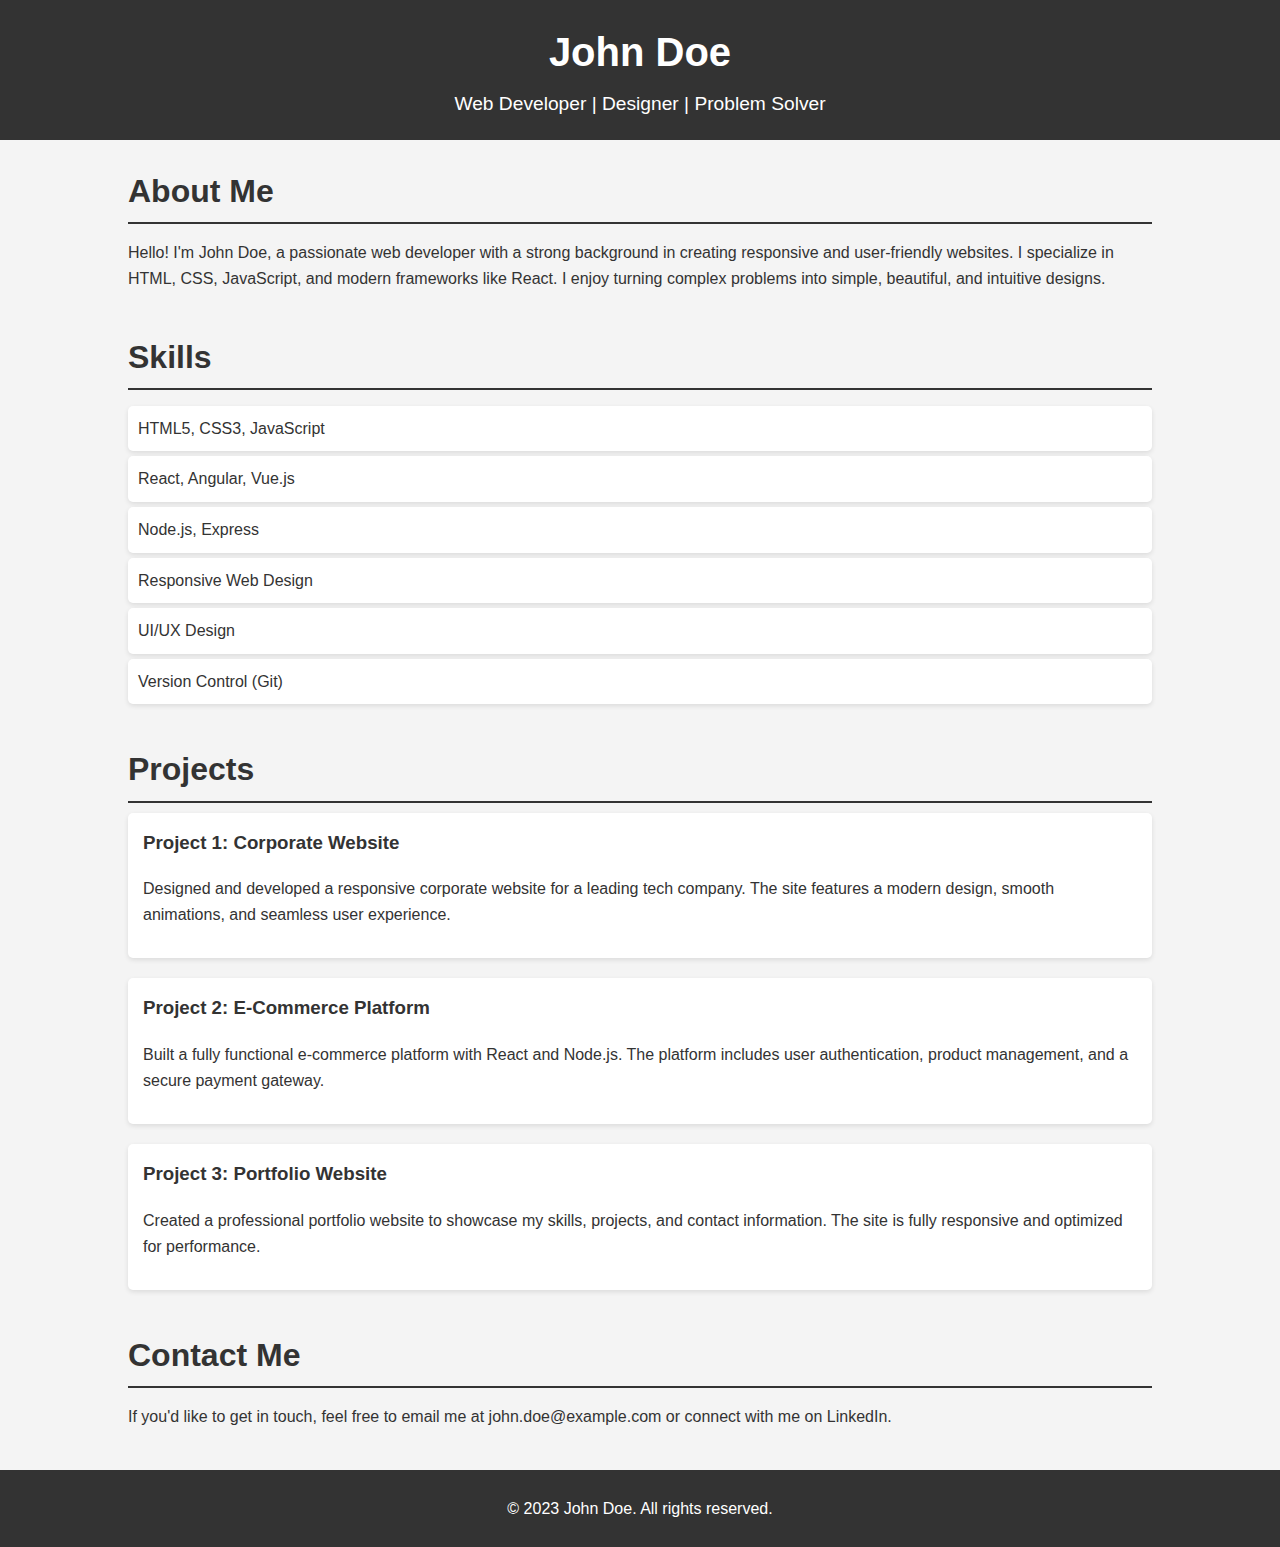
<file: index.html>
<!DOCTYPE html>
<html lang="en">
<head>
    <meta charset="UTF-8">
    <meta name="viewport" content="width=device-width, initial-scale=1.0">
    <title>Professional Portfolio</title>
    <style>
        body {
            font-family: 'Arial', sans-serif;
            margin: 0;
            padding: 0;
            line-height: 1.6;
            color: #333;
            background-color: #f4f4f4;
        }
        header {
            background-color: #333;
            color: #fff;
            padding: 20px 0;
            text-align: center;
        }
        header h1 {
            margin: 0;
            font-size: 2.5em;
        }
        header p {
            margin: 5px 0 0;
            font-size: 1.2em;
        }
        .container {
            width: 80%;
            margin: 20px auto;
        }
        .about, .skills, .projects, .contact {
            margin-bottom: 40px;
        }
        h2 {
            color: #333;
            font-size: 2em;
            margin-bottom: 10px;
            border-bottom: 2px solid #333;
            padding-bottom: 5px;
        }
        .skills ul {
            list-style-type: none;
            padding: 0;
        }
        .skills ul li {
            background-color: #fff;
            margin: 5px 0;
            padding: 10px;
            border-radius: 5px;
            box-shadow: 0 2px 5px rgba(0, 0, 0, 0.1);
        }
        .projects .project {
            background-color: #fff;
            padding: 15px;
            margin-bottom: 20px;
            border-radius: 5px;
            box-shadow: 0 2px 5px rgba(0, 0, 0, 0.1);
        }
        .projects .project h3 {
            margin-top: 0;
        }
        .contact a {
            color: #333;
            text-decoration: none;
        }
        .contact a:hover {
            text-decoration: underline;
        }
        footer {
            background-color: #333;
            color: #fff;
            text-align: center;
            padding: 10px 0;
            margin-top: 40px;
        }
    </style>
</head>
<body>
    <header>
        <h1>John Doe</h1>
        <p>Web Developer | Designer | Problem Solver</p>
    </header>

    <div class="container">
        <section class="about">
            <h2>About Me</h2>
            <p>Hello! I'm John Doe, a passionate web developer with a strong background in creating responsive and user-friendly websites. I specialize in HTML, CSS, JavaScript, and modern frameworks like React. I enjoy turning complex problems into simple, beautiful, and intuitive designs.</p>
        </section>

        <section class="skills">
            <h2>Skills</h2>
            <ul>
                <li>HTML5, CSS3, JavaScript</li>
                <li>React, Angular, Vue.js</li>
                <li>Node.js, Express</li>
                <li>Responsive Web Design</li>
                <li>UI/UX Design</li>
                <li>Version Control (Git)</li>
            </ul>
        </section>

        <section class="projects">
            <h2>Projects</h2>
            <div class="project">
                <h3>Project 1: Corporate Website</h3>
                <p>Designed and developed a responsive corporate website for a leading tech company. The site features a modern design, smooth animations, and seamless user experience.</p>
            </div>
            <div class="project">
                <h3>Project 2: E-Commerce Platform</h3>
                <p>Built a fully functional e-commerce platform with React and Node.js. The platform includes user authentication, product management, and a secure payment gateway.</p>
            </div>
            <div class="project">
                <h3>Project 3: Portfolio Website</h3>
                <p>Created a professional portfolio website to showcase my skills, projects, and contact information. The site is fully responsive and optimized for performance.</p>
            </div>
        </section>

        <section class="contact">
            <h2>Contact Me</h2>
            <p>If you'd like to get in touch, feel free to email me at <a href="mailto:john.doe@example.com">john.doe@example.com</a> or connect with me on <a href="https://www.linkedin.com/in/johndoe" target="_blank">LinkedIn</a>.</p>
        </section>
    </div>

    <footer>
        <p>&copy; 2023 John Doe. All rights reserved.</p>
    </footer>
</body>
</html>
</file>
<file: flex.html>
<!DOCTYPE html>
<html lang="en">
<head>
    <meta charset="UTF-8">
    <meta name="viewport" content="width=device-width, initial-scale=1.0">
    <title>Document</title>
    <style>
        .Container
        {
            display: flex;
            justify-content: space-between;
            align-items: center;
            
            

        }
     .Container div{
        background-color: blueviolet;
        border: 2px solid plum;
        height:100px;
        padding: 20pxw;
     }
         
    </style>
</head>
<body>
    <div class="Container">
    <div class="one">1</div>
    <div class="two">2</div>
    <div class="three">3</div>
    </div>

    
    
</body>
</html>
</file>
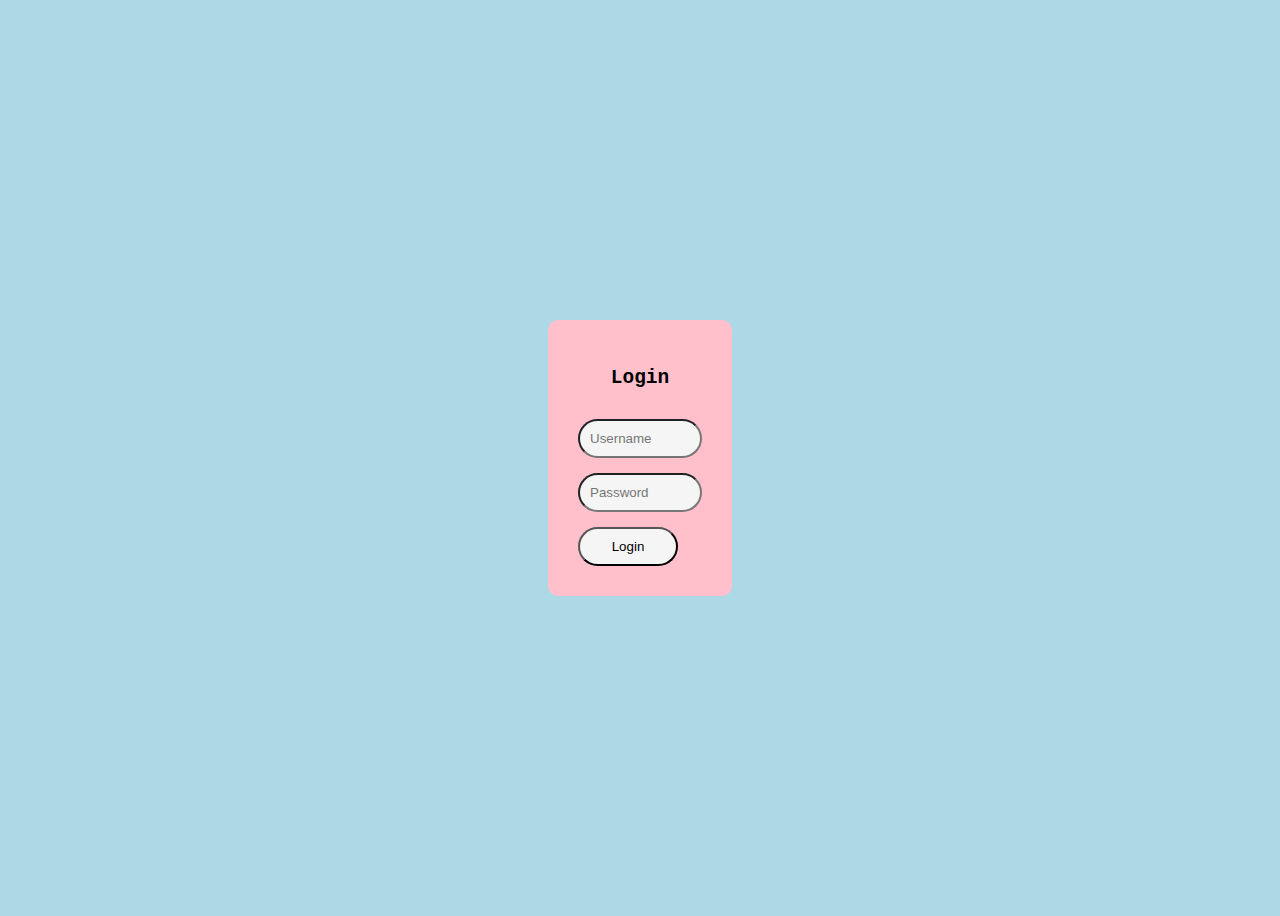
<file: login.html>
<!DOCTYPE html>
<html lang="en">
<head>
    <meta charset="UTF-8">
    <meta name="viewport" content="width=device-width, initial-scale=1.0">
    <title>Login page</title>
    <style>
        body{
            font-family: monospace;
            display: flex;
            justify-content: center;
            align-items: center;
            height: 100vh;
            background-color: lightblue;
        }
        .login-container
        {
            background-color: pink;
            padding: 30px;
            border-radius: 10px;
            box-shadow: burlywood;
        }
        .login-container h2
        {
            text-align: center;
            display: flex;
            justify-content: center;
            align-items: center;
            margin-bottom: 30px;
            font-style: bold;
        }
        .login-container input[type="text"], .login-container input[type="password"]
        {
            display: flex;
            justify-content: center;
            align-items: center;
            width: 100px;
            padding: 10px;
            background-color: whitesmoke;
            border-radius: 30px;
            cursor:pointer;
        }
        .login-container button
        {
            display:flex;
            justify-content: center;
            width:100px;
            padding:10px;
            background-color: whitesmoke;
            border-radius:30px;
            cursor:pointer;
        }
        .login-container :hover
        {
            background-color:pink;
        }
        
    </style>
</head>
<body>
    <div class="login-container">
        <h2>Login</h2>
        <form>
            <input type="text" placeholder="Username" required>
            <br>
            <input type="password" placeholder="Password" required>
            <br>
            <button type="submit">Login</button>
        </form>

    </div>
    
</body>
</html>
</file>
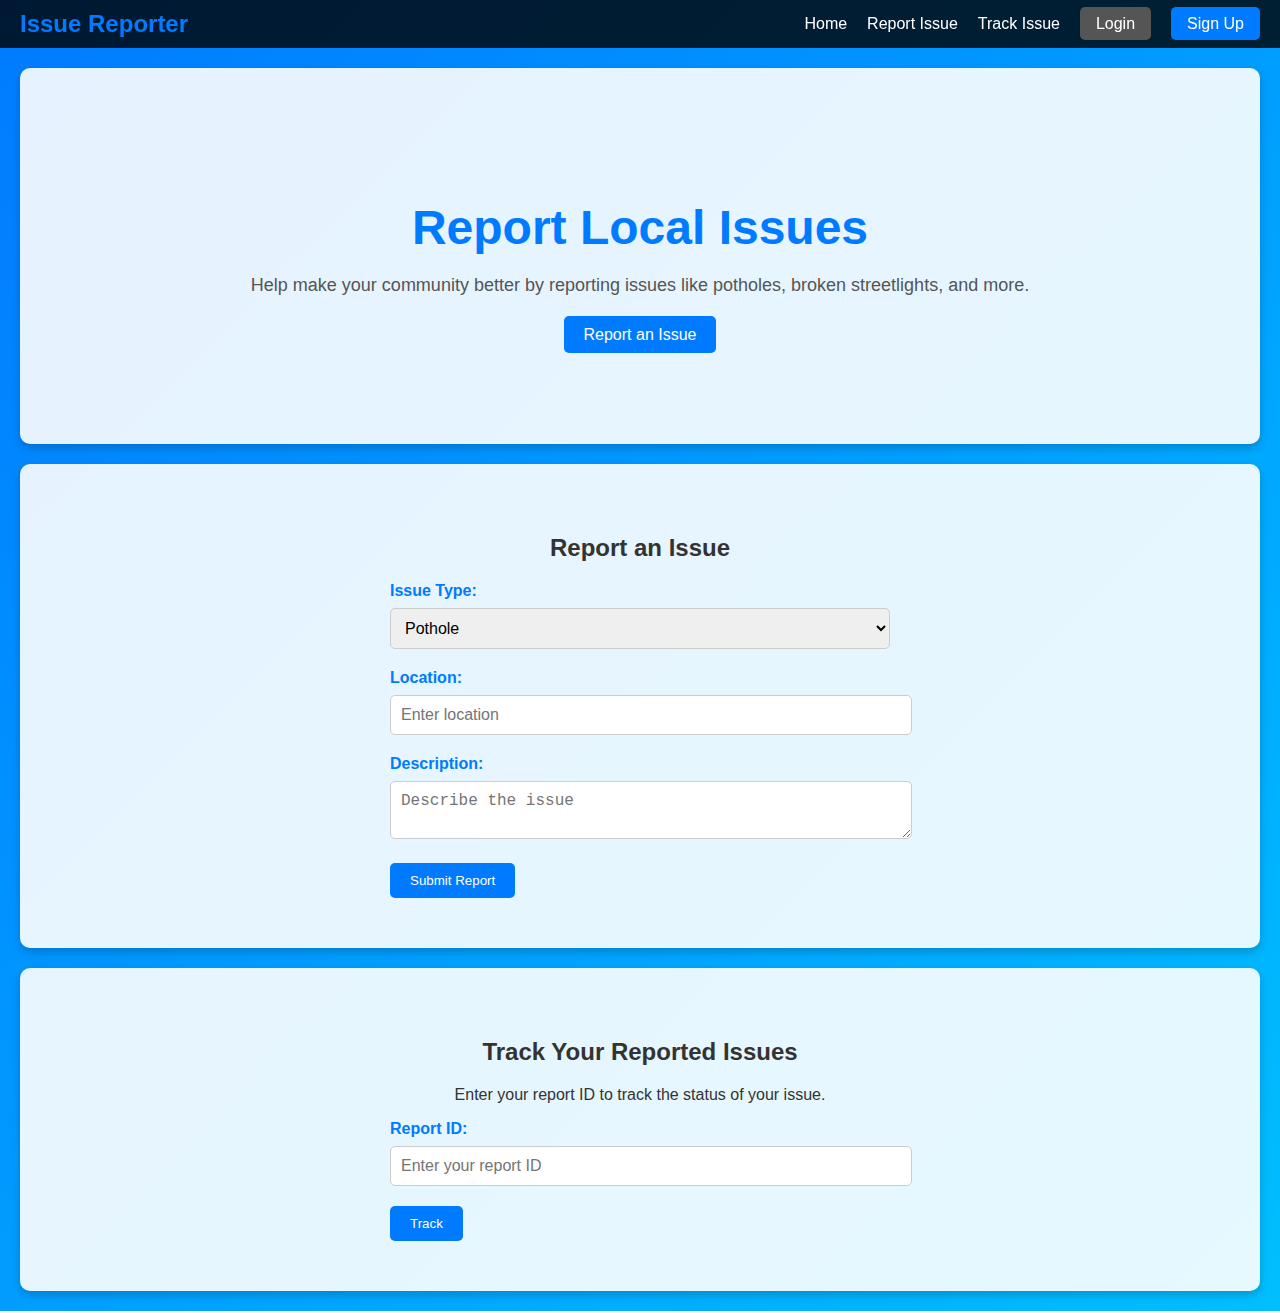
<file: project.html>
<!DOCTYPE html>
<html lang="en">
<head>
  <meta charset="UTF-8">
  <meta name="viewport" content="width=device-width, initial-scale=1.0">
  <title>Local Issue Reporting App</title>
  <style>
    /* General Styles */
body {
    font-family: Arial, sans-serif;
    margin: 0;
    padding: 0;
    box-sizing: border-box;
    background: linear-gradient(135deg, #007BFF, #00BFFF); /* Gradient background */
    color: #333;
    min-height: 100vh;
  }
  
  /* Navigation Bar */
  nav {
    display: flex;
    justify-content: space-between;
    align-items: center;
    background-color: rgba(0, 0, 0, 0.8); /* Semi-transparent black */
    padding: 10px 20px;
    color: white;
    position: sticky;
    top: 0;
    z-index: 1000;
  }
  
  nav .logo {
    font-size: 24px;
    font-weight: bold;
    color: #007BFF;
  }
  
  nav .nav-links {
    list-style: none;
    display: flex;
    margin: 0;
    padding: 0;
  }
  
  nav .nav-links li {
    margin-left: 20px;
  }
  
  nav .nav-links a {
    color: white;
    text-decoration: none;
    font-size: 16px;
    transition: color 0.3s ease;
  }
  
  nav .nav-links a:hover {
    color: #007BFF;
  }
  
  nav .nav-links a.login-btn,
  nav .nav-links a.signup-btn {
    padding: 8px 16px;
    border-radius: 5px;
  }
  
  nav .nav-links a.login-btn {
    background-color: #555;
  }
  
  nav .nav-links a.signup-btn {
    background-color: #007BFF;
  }
  
  /* Hero Section */
  .hero {
    background: rgba(255, 255, 255, 0.9); /* Semi-transparent white */
    padding: 100px 20px;
    text-align: center;
    border-radius: 10px;
    margin: 20px;
    box-shadow: 0 4px 10px rgba(0, 0, 0, 0.2);
  }
  
  .hero h1 {
    font-size: 48px;
    margin-bottom: 20px;
    color: #007BFF;
  }
  
  .hero p {
    font-size: 18px;
    margin-bottom: 30px;
    color: #555;
  }
  
  .hero .cta-btn {
    background-color: #007BFF;
    color: white;
    padding: 10px 20px;
    text-decoration: none;
    border-radius: 5px;
    font-size: 16px;
    transition: background-color 0.3s ease;
  }
  
  .hero .cta-btn:hover {
    background-color: #0056b3;
  }
  
  /* Report Issue Section */
  .report-issue {
    background: rgba(255, 255, 255, 0.9); /* Semi-transparent white */
    padding: 50px 20px;
    text-align: center;
    border-radius: 10px;
    margin: 20px;
    box-shadow: 0 4px 10px rgba(0, 0, 0, 0.2);
  }
  
  .report-issue form {
    max-width: 500px;
    margin: 0 auto;
    text-align: left;
  }
  
  .report-issue label {
    display: block;
    margin-bottom: 8px;
    font-weight: bold;
    color: #007BFF;
  }
  
  .report-issue input,
  .report-issue select,
  .report-issue textarea {
    width: 100%;
    padding: 10px;
    margin-bottom: 20px;
    border: 1px solid #ccc;
    border-radius: 5px;
    font-size: 16px;
  }
  
  .report-issue button {
    background-color: #007BFF;
    color: white;
    padding: 10px 20px;
    border: none;
    border-radius: 5px;
    cursor: pointer;
    transition: background-color 0.3s ease;
  }
  
  .report-issue button:hover {
    background-color: #0056b3;
  }
  
  /* Track Issue Section */
  .track-issue {
    background: rgba(255, 255, 255, 0.9); /* Semi-transparent white */
    padding: 50px 20px;
    text-align: center;
    border-radius: 10px;
    margin: 20px;
    box-shadow: 0 4px 10px rgba(0, 0, 0, 0.2);
  }
  
  .track-issue form {
    max-width: 500px;
    margin: 0 auto;
    text-align: left;
  }
  
  .track-issue label {
    display: block;
    margin-bottom: 8px;
    font-weight: bold;
    color: #007BFF;
  }
  
  .track-issue input {
    width: 100%;
    padding: 10px;
    margin-bottom: 20px;
    border: 1px solid #ccc;
    border-radius: 5px;
    font-size: 16px;
  }
  
  .track-issue button {
    background-color: #007BFF;
    color: white;
    padding: 10px 20px;
    border: none;
    border-radius: 5px;
    cursor: pointer;
    transition: background-color 0.3s ease;
  }
  
  .track-issue button:hover {
    background-color: #0056b3;
  }
  
  /* Modal Styles */
  .modal {
    display: none;
    position: fixed;
    top: 0;
    left: 0;
    width: 100%;
    height: 100%;
    background-color: rgba(0, 0, 0, 0.5);
    justify-content: center;
    align-items: center;
  }
  
  .modal-content {
    background-color: white;
    padding: 20px;
    border-radius: 10px;
    width: 300px;
    text-align: center;
    box-shadow: 0 4px 10px rgba(0, 0, 0, 0.2);
  }
  
  .modal-content .close {
    float: right;
    cursor: pointer;
    font-size: 24px;
    color: #007BFF;
  }
  
  .modal-content form {
    text-align: left;
  }
  
  .modal-content label {
    display: block;
    margin-bottom: 8px;
    font-weight: bold;
    color: #007BFF;
  }
  
  .modal-content input {
    width: 100%;
    padding: 10px;
    margin-bottom: 20px;
    border: 1px solid #ccc;
    border-radius: 5px;
    font-size: 16px;
  }
  
  .modal-content button {
    background-color: #007BFF;
    color: white;
    padding: 10px 20px;
    border: none;
    border-radius: 5px;
    cursor: pointer;
    transition: background-color 0.3s ease;
  }
  
  .modal-content button:hover {
    background-color: #0056b3;
  }
  </style>
</head>
<body>
  <!-- Navigation Bar -->
  <nav>
    <div class="logo">Issue Reporter</div>
    <ul class="nav-links">
      <li><a href="#home">Home</a></li>
      <li><a href="#report">Report Issue</a></li>
      <li><a href="#track">Track Issue</a></li>
      <li><a href="#login" class="login-btn">Login</a></li>
      <li><a href="#signup" class="signup-btn">Sign Up</a></li>
    </ul>
  </nav>

  <!-- Hero Section -->
  <section id="home" class="hero">
    <h1>Report Local Issues</h1>
    <p>Help make your community better by reporting issues like potholes, broken streetlights, and more.</p>
    <a href="#report" class="cta-btn">Report an Issue</a>
  </section>

  <!-- Report Issue Section -->
  <section id="report" class="report-issue">
    <h2>Report an Issue</h2>
    <form>
      <label for="issue-type">Issue Type:</label>
      <select id="issue-type" name="issue-type">
        <option value="pothole">Pothole</option>
        <option value="streetlight">Broken Streetlight</option>
        <option value="graffiti">Graffiti</option>
        <option value="other">Other</option>
      </select>

      <label for="location">Location:</label>
      <input type="text" id="location" name="location" placeholder="Enter location">

      <label for="description">Description:</label>
      <textarea id="description" name="description" placeholder="Describe the issue"></textarea>

      <button type="submit">Submit Report</button>
    </form>
  </section>

  <!-- Track Issue Section -->
  <section id="track" class="track-issue">
    <h2>Track Your Reported Issues</h2>
    <p>Enter your report ID to track the status of your issue.</p>
    <form>
      <label for="report-id">Report ID:</label>
      <input type="text" id="report-id" name="report-id" placeholder="Enter your report ID">
      <button type="submit">Track</button>
    </form>
  </section>

  <!-- Login Modal -->
  <div id="login" class="modal">
    <div class="modal-content">
      <span class="close">&times;</span>
      <h2>Login</h2>
      <form>
        <label for="username">Username:</label>
        <input type="text" id="username" name="username" placeholder="Enter your username">

        <label for="password">Password:</label>
        <input type="password" id="password" name="password" placeholder="Enter your password">

        <button type="submit">Login</button>
      </form>
    </div>
  </div>

  <!-- Sign Up Modal -->
  <div id="signup" class="modal">
    <div class="modal-content">
      <span class="close">&times;</span>
      <h2>Sign Up</h2>
      <form>
        <label for="fullname">Full Name:</label>
        <input type="text" id="fullname" name="fullname" placeholder="Enter your full name">

        <label for="email">Email:</label>
        <input type="email" id="email" name="email" placeholder="Enter your email">

        <label for="new-password">Password:</label>
        <input type="password" id="new-password" name="new-password" placeholder="Create a password">

        <button type="submit">Sign Up</button>
      </form>
    </div>
  </div>

  <script>
    // Open and close modals
const loginModal = document.getElementById('login');
const signupModal = document.getElementById('signup');
const loginBtn = document.querySelector('.login-btn');
const signupBtn = document.querySelector('.signup-btn');
const closeBtns = document.querySelectorAll('.close');

loginBtn.addEventListener('click', () => {
  loginModal.style.display = 'flex';
});

signupBtn.addEventListener('click', () => {
  signupModal.style.display = 'flex';
});

closeBtns.forEach(btn => {
  btn.addEventListener('click', () => {
    loginModal.style.display = 'none';
    signupModal.style.display = 'none';
  });
});

// Close modal when clicking outside
window.addEventListener('click', (event) => {
  if (event.target === loginModal) {
    loginModal.style.display = 'none';
  }
  if (event.target === signupModal) {
    signupModal.style.display = 'none';
  }
});
  </script>
</body>
</html>
</file>
